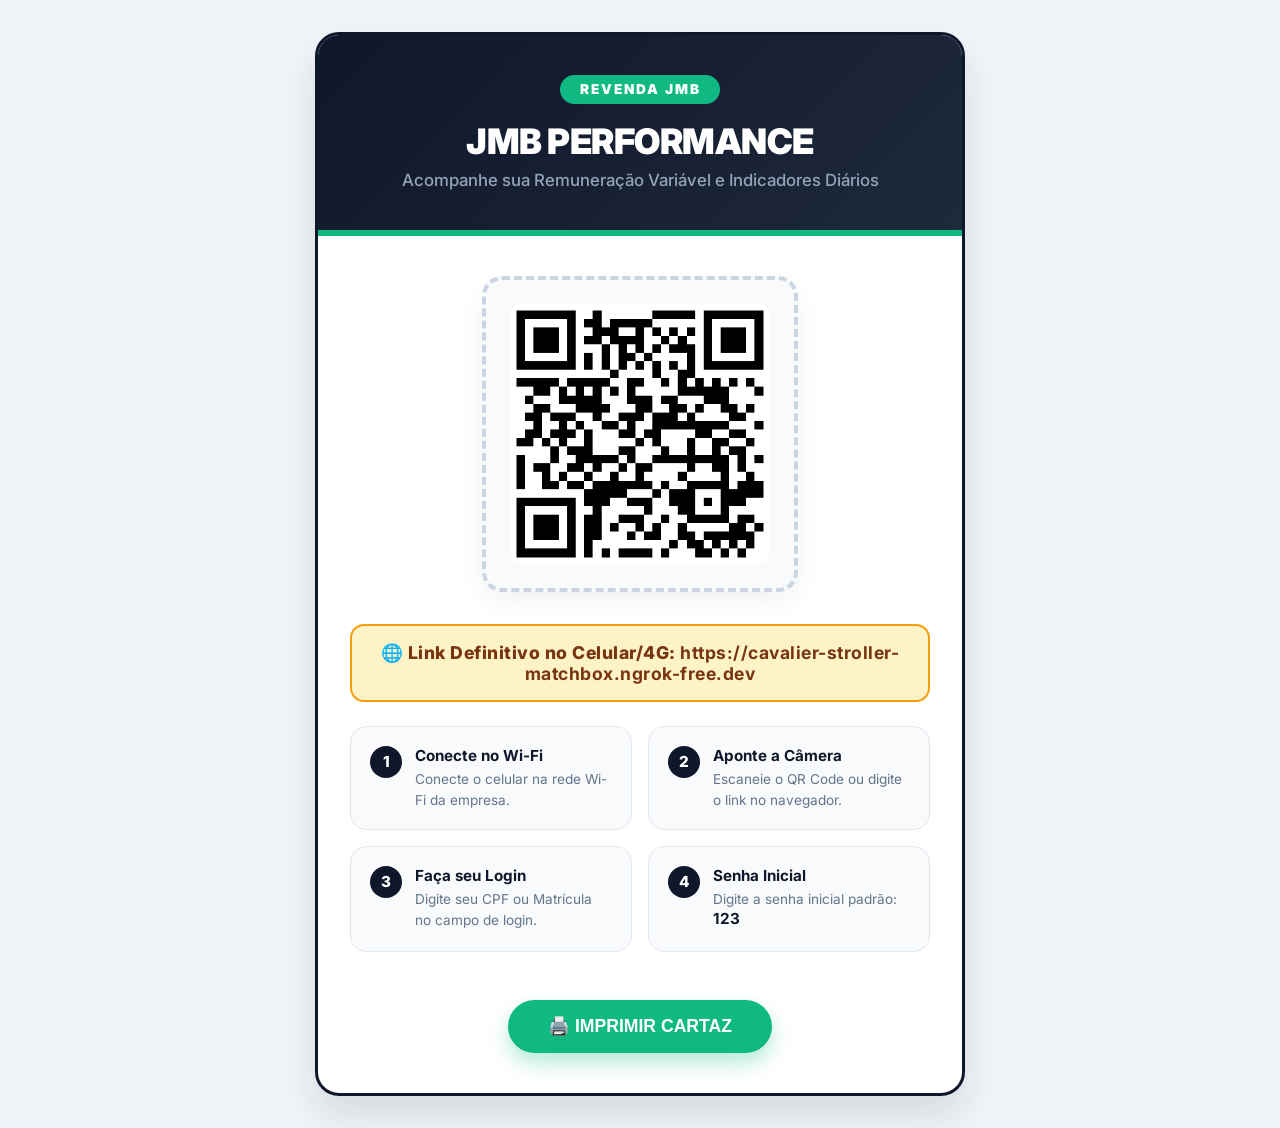
<file: static/qrcode.html>
<!DOCTYPE html>
<html lang="pt-BR">
<head>
  <meta charset="UTF-8">
  <meta name="viewport" content="width=device-width, initial-scale=1.0">
  <title>Placa de Acesso - JMB Performance</title>
  <style>
    @import url('https://fonts.googleapis.com/css2?family=Inter:wght@400;600;700;800;900&display=swap');
    
    * {
      box-sizing: border-box;
      margin: 0;
      padding: 0;
    }
    body {
      font-family: 'Inter', system-ui, -apple-system, sans-serif;
      background: #F1F5F9;
      color: #0F172A;
      display: flex;
      flex-direction: column;
      align-items: center;
      justify-content: center;
      min-height: 100vh;
      padding: 2rem;
    }
    .poster-card {
      background: #FFFFFF;
      width: 100%;
      max-width: 650px;
      border-radius: 24px;
      box-shadow: 0 20px 40px rgba(15, 23, 42, 0.12);
      border: 3px solid #0F172A;
      overflow: hidden;
      text-align: center;
      position: relative;
    }
    .poster-header {
      background: linear-gradient(135deg, #0F172A 0%, #1E293B 100%);
      color: #FFFFFF;
      padding: 2.5rem 2rem;
      border-bottom: 6px solid #10B981;
    }
    .logo-badge {
      display: inline-block;
      background: #10B981;
      color: #FFFFFF;
      font-weight: 900;
      font-size: 0.85rem;
      letter-spacing: 2px;
      padding: 0.4rem 1.2rem;
      border-radius: 50px;
      text-transform: uppercase;
      margin-bottom: 1rem;
    }
    .poster-header h1 {
      font-size: 2.2rem;
      font-weight: 900;
      letter-spacing: -0.5px;
      margin-bottom: 0.5rem;
    }
    .poster-header p {
      color: #94A3B8;
      font-size: 1.05rem;
      font-weight: 500;
    }
    .poster-body {
      padding: 2.5rem 2rem;
      display: flex;
      flex-direction: column;
      align-items: center;
    }
    .qr-container {
      background: #F8FAFC;
      border: 4px dashed #CBD5E1;
      padding: 1.5rem;
      border-radius: 20px;
      margin-bottom: 2rem;
      box-shadow: 0 10px 25px rgba(0,0,0,0.05);
    }
    .qr-container img {
      width: 260px;
      height: 260px;
      display: block;
      border-radius: 12px;
    }
    .instructions-grid {
      width: 100%;
      display: grid;
      grid-template-columns: 1fr 1fr;
      gap: 1rem;
      margin-bottom: 2rem;
      text-align: left;
    }
    .step-card {
      background: #F8FAFC;
      border: 1px solid #E2E8F0;
      border-radius: 16px;
      padding: 1.2rem;
      display: flex;
      align-items: flex-start;
      gap: 0.8rem;
    }
    .step-number {
      background: #0F172A;
      color: #FFFFFF;
      width: 32px;
      height: 32px;
      border-radius: 50%;
      display: flex;
      align-items: center;
      justify-content: center;
      font-weight: 800;
      font-size: 0.95rem;
      flex-shrink: 0;
    }
    .step-content strong {
      display: block;
      font-size: 0.95rem;
      color: #0F172A;
      margin-bottom: 0.2rem;
    }
    .step-content span {
      font-size: 0.85rem;
      color: #64748B;
      line-height: 1.3;
    }
    .url-box {
      background: #FEF3C7;
      border: 2px solid #F59E0B;
      color: #78350F;
      padding: 1rem 1.5rem;
      border-radius: 14px;
      font-size: 1.1rem;
      font-weight: 800;
      letter-spacing: 0.5px;
      margin-bottom: 1.5rem;
      width: 100%;
    }
    .btn-print {
      background: #10B981;
      color: #FFFFFF;
      border: none;
      padding: 1rem 2.5rem;
      border-radius: 50px;
      font-size: 1.1rem;
      font-weight: 800;
      cursor: pointer;
      box-shadow: 0 10px 20px rgba(16, 185, 129, 0.3);
      transition: all 0.2s;
      margin-top: 1rem;
    }
    .btn-print:hover {
      background: #059669;
      transform: translateY(-2px);
    }
    
    @media print {
      body {
        background: #FFFFFF;
        padding: 0;
      }
      .poster-card {
        box-shadow: none;
        max-width: 100%;
        border-radius: 0;
      }
      .btn-print {
        display: none;
      }
    }
  </style>
</head>
<body>

  <div class="poster-card">
    <div class="poster-header">
      <div class="logo-badge">REVENDA JMB</div>
      <h1>JMB PERFORMANCE</h1>
      <p>Acompanhe sua Remuneração Variável e Indicadores Diários</p>
    </div>

    <div class="poster-body">
      <div class="qr-container">
        <img src="/static/img/qr_code_acesso.png" alt="QR Code de Acesso">
      </div>

      <div class="url-box">
        🌐 Link Definitivo no Celular/4G: <strong>https://cavalier-stroller-matchbox.ngrok-free.dev</strong>
      </div>

      <div class="instructions-grid">
        <div class="step-card">
          <div class="step-number">1</div>
          <div class="step-content">
            <strong>Conecte no Wi-Fi</strong>
            <span>Conecte o celular na rede Wi-Fi da empresa.</span>
          </div>
        </div>

        <div class="step-card">
          <div class="step-number">2</div>
          <div class="step-content">
            <strong>Aponte a Câmera</strong>
            <span>Escaneie o QR Code ou digite o link no navegador.</span>
          </div>
        </div>

        <div class="step-card">
          <div class="step-number">3</div>
          <div class="step-content">
            <strong>Faça seu Login</strong>
            <span>Digite seu CPF ou Matrícula no campo de login.</span>
          </div>
        </div>

        <div class="step-card">
          <div class="step-number">4</div>
          <div class="step-content">
            <strong>Senha Inicial</strong>
            <span>Digite a senha inicial padrão: <strong>123</strong></span>
          </div>
        </div>
      </div>

      <button class="btn-print" onclick="window.print()">🖨️ IMPRIMIR CARTAZ</button>
    </div>
  </div>

</body>
</html>
</file>
